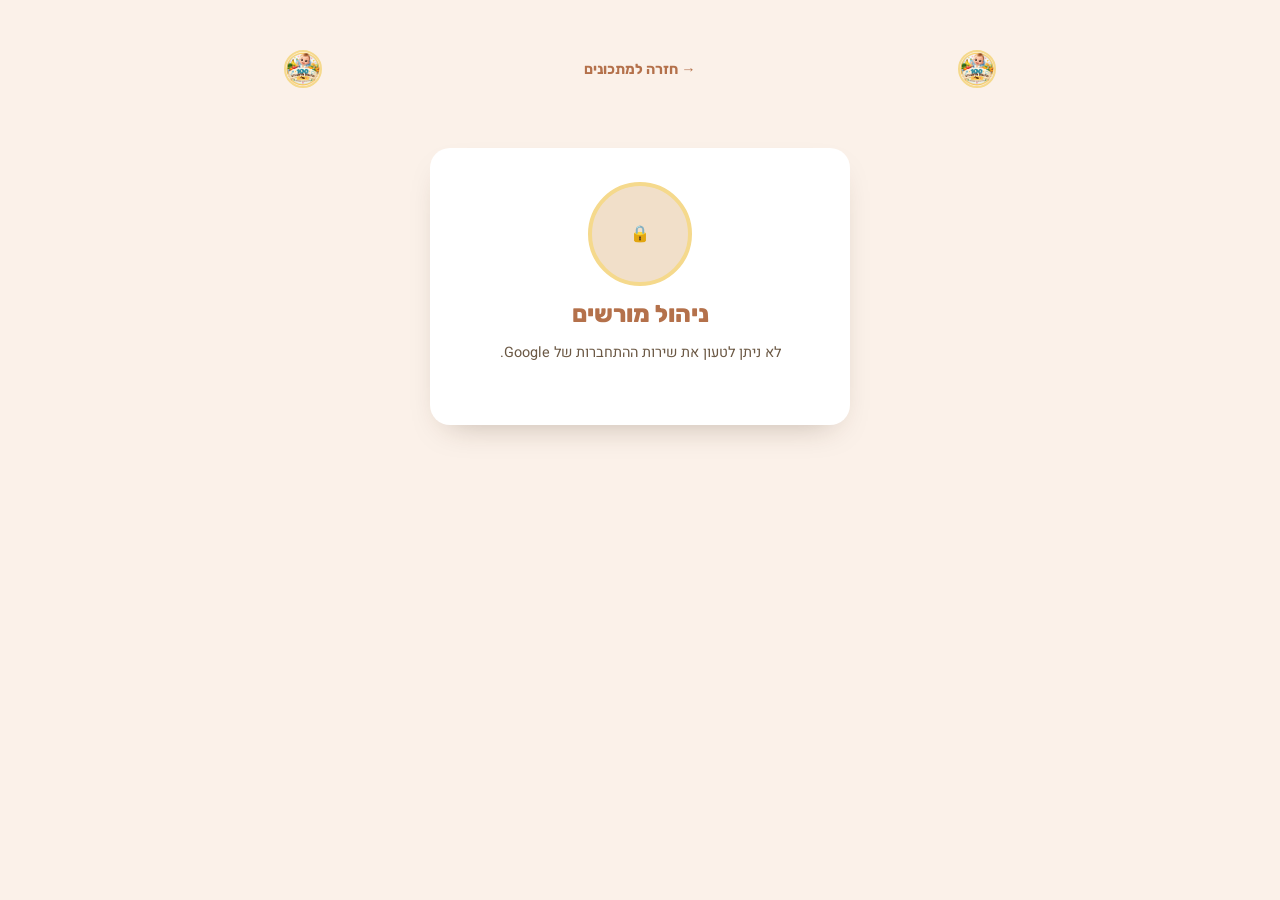
<file: admin.html>
<!DOCTYPE html>
<html lang="he" dir="rtl">
<head>
<meta charset="UTF-8">
<meta name="viewport" content="width=device-width, initial-scale=1.0">
<meta name="robots" content="noindex, nofollow, noarchive">
<title>ניהול מורשים | קיט מתכונים</title>
<link rel="icon" href="assets/icons/favicon.ico" sizes="any">
<link rel="icon" type="image/png" sizes="32x32" href="assets/icons/favicon-32x32.png">
<link rel="icon" type="image/png" sizes="16x16" href="assets/icons/favicon-16x16.png">
<link rel="apple-touch-icon" sizes="180x180" href="assets/icons/apple-touch-icon.png">
<link rel="icon" href="assets/icons/favicon.ico" sizes="any">
<link rel="icon" type="image/png" sizes="32x32" href="assets/icons/favicon-32x32.png">
<link rel="icon" type="image/png" sizes="16x16" href="assets/icons/favicon-16x16.png">
<link rel="apple-touch-icon" sizes="180x180" href="assets/icons/apple-touch-icon.png">
<link rel="stylesheet" href="style.css">
<style>
  .admin-wrap{max-width:760px;margin:0 auto;padding:50px 24px 90px;}
  .admin-title{color:var(--terracotta);font-size:1.8rem;margin-bottom:6px;}
  .admin-sub{color:var(--ink-soft);font-size:.92rem;margin-bottom:28px;}
  .admin-lock{
    background:#fff;border-radius:20px;padding:34px;box-shadow:var(--shadow);
    max-width:420px;margin:60px auto;text-align:center;
  }
  table.admin-table{width:100%;border-collapse:collapse;background:#fff;border-radius:16px;overflow:hidden;box-shadow:var(--shadow);}
  table.admin-table th{background:var(--band-mid);color:var(--terracotta-deep);font-family:'Rubik';font-weight:700;font-size:.82rem;padding:12px 14px;text-align:right;}
  table.admin-table td{padding:12px 14px;border-top:1px solid rgba(180,113,75,.1);font-size:.9rem;vertical-align:middle;}
  table.admin-table tr:hover td{background:rgba(180,113,75,.04);}
  .status-pill{font-family:'Rubik';font-weight:700;font-size:.75rem;padding:4px 12px;border-radius:999px;display:inline-block;}
  .status-pill.approved{background:rgba(126,154,114,.18);color:var(--sage-line);}
  .status-pill.pending{background:rgba(180,113,75,.14);color:var(--terracotta-deep);}
  .row-btn{
    font-family:'Rubik';font-weight:700;font-size:.8rem;padding:7px 16px;border-radius:999px;
    border:none;cursor:pointer;
  }
  .row-btn.approve{background:var(--sage);color:#fff;}
  .row-btn.revoke{background:#fff;color:#b1503b;border:1.5px solid #b1503b;}
  .admin-empty{text-align:center;color:var(--ink-soft);padding:40px;}
  .admin-refresh{margin-bottom:16px;}
.settings-card{background:#fff;border-radius:16px;padding:18px 20px;box-shadow:var(--shadow);margin-bottom:18px;}
.settings-title{font-family:'Rubik';font-weight:700;color:var(--terracotta-deep);font-size:.92rem;margin-bottom:10px;}
.settings-row{display:flex;align-items:center;gap:8px;font-size:.9rem;margin-bottom:6px;cursor:pointer;}
.settings-row input{width:17px;height:17px;cursor:pointer;}
.settings-status{font-size:.8rem;color:var(--sage-line);min-height:16px;margin-top:4px;}
  .admin-loading{text-align:center;color:var(--ink-soft);padding:40px;}
.back-link{display:inline-flex;align-items:center;gap:6px;color:var(--terracotta);text-decoration:none;font-family:'Rubik';font-weight:700;font-size:.9rem;}
.back-link:hover{text-decoration:underline;}
.admin-topbar{display:flex;align-items:center;justify-content:space-between;gap:16px;margin-bottom:18px;}
.topbar-logo{width:38px;height:38px;border-radius:50%;overflow:hidden;border:2px solid #F5D98C;flex-shrink:0;}
.topbar-logo img{width:100%;height:100%;object-fit:cover;display:block;}
</style>
</head>
<body>

<div class="admin-wrap">
<div class="admin-topbar">
<img class="topbar-logo" src="assets/icons/gate-logo.png" alt="100 המתכונים הראשונים שלי">
<a href="index.html" class="back-link">→ חזרה למתכונים</a>
<img class="topbar-logo" src="assets/icons/gate-logo.png" alt="100 המתכונים הראשונים שלי">
</div>
  <div id="lockScreen" class="admin-lock">
    <div class="gate-icon" style="margin:0 auto 14px;">🔒</div>
    <h2 style="color:var(--terracotta);margin-bottom:10px;">ניהול מורשים</h2>
    <p id="lockStatusText" style="color:var(--ink-soft);font-size:.9rem;margin-bottom:16px;">בודק הרשאות...</p>
    <div id="adminGoogleBtn" style="display:flex;justify-content:center;margin:10px 0;"></div>
    <div id="lockError" style="color:#b1503b;font-size:.85rem;margin-top:12px;"></div>
  </div>

  <div id="deniedScreen" class="admin-lock" style="display:none;">
    <div class="gate-icon" style="margin:0 auto 14px;">🚫</div>
    <h2 style="color:var(--terracotta);margin-bottom:10px;">אין לך גישה</h2>
    <p style="color:var(--ink-soft);font-size:.9rem;">עמוד זה מיועד לבעל האתר בלבד. נא לפנות למנהל.</p>
  </div>

  <div id="adminPanel" style="display:none;">
    <div style="display:flex;align-items:center;justify-content:space-between;gap:16px;margin-bottom:6px;">
      <h1 class="admin-title" style="margin-bottom:0;">ניהול מורשים</h1>
      <button class="btn btn-ghost" id="signOutBtn" style="white-space:nowrap;">התנתקות</button>
    </div>
    <p class="admin-sub">כל מי שביקש גישה לאתר המתכונים. אשרי או בטלי גישה בלחיצת כפתור.</p>
    <div class="settings-card" id="settingsCard">
      <div class="settings-title">קבלת התראה על בקשת גישה חדשה</div>
      <label class="settings-row">
        <input type="checkbox" id="notifyEmailCheckbox">
        <span>📧 מייל</span>
      </label>
      <label class="settings-row">
        <input type="checkbox" id="notifyTelegramCheckbox">
        <span>💬 טלגרם</span>
      </label>
      <div class="settings-status" id="settingsStatusMsg"></div>
    </div>
    <button class="btn btn-ghost admin-refresh" id="refreshBtn">↻ רענון רשימה</button>
    <div id="listContainer"></div>
  </div>
</div>

<script src="https://accounts.google.com/gsi/client"></script>
<script>
const APPS_SCRIPT_URL = 'https://script.google.com/macros/s/AKfycbwRKdxmQxOImJJUAWey53QJwUGAUhFlHcZa8APXSfD1asOZ_-73Kat_auoOrtgOW0ZAbw/exec';
const GOOGLE_CLIENT_ID = '843570895037-4hduefa8p8aacp7iehsrq203iekd895t.apps.googleusercontent.com';

// NEW: no sessionStorage/localStorage at all - the token only lives in memory
// for the duration of this page load, so nothing is "remembered" in the browser.
let currentIdToken = '';

const lockScreen = document.getElementById('lockScreen');
const deniedScreen = document.getElementById('deniedScreen');
const lockStatusText = document.getElementById('lockStatusText');
const adminPanel = document.getElementById('adminPanel');
const lockError = document.getElementById('lockError');
const listContainer = document.getElementById('listContainer');
const refreshBtn = document.getElementById('refreshBtn');
const notifyEmailCheckbox = document.getElementById('notifyEmailCheckbox');
const notifyTelegramCheckbox = document.getElementById('notifyTelegramCheckbox');
const settingsStatusMsg = document.getElementById('settingsStatusMsg');

function getIdToken(){ return currentIdToken; }

async function tryUnlock(idToken){
  lockError.textContent = '';
  lockStatusText.textContent = 'בודק הרשאות...';
  try{
    const res = await fetch(`${APPS_SCRIPT_URL}?action=list&idtoken=${encodeURIComponent(idToken)}`, {cache:'no-store'});
    const data = await res.json();
    if(data.error){
      // NEW: signed in, but not the owner - show the access-denied screen
      lockScreen.style.display = 'none';
      deniedScreen.style.display = 'block';
      return;
    }
    currentIdToken = idToken;
    lockScreen.style.display = 'none';
    deniedScreen.style.display = 'none';
    adminPanel.style.display = 'block';
    renderList(data);
    loadSettings();
  }catch(err){
    lockError.textContent = 'שגיאת חיבור, נסי שוב.';
  }
}

async function loadSettings(){
  const idToken = getIdToken();
  try{
    const res = await fetch(`${APPS_SCRIPT_URL}?action=getSettings&idtoken=${encodeURIComponent(idToken)}`, {cache:'no-store'});
    const data = await res.json();
    if(data.error) return;
    notifyEmailCheckbox.checked = !!data.email;
    notifyTelegramCheckbox.checked = !!data.telegram;
  }catch(err){}
}

async function saveSettings(){
  settingsStatusMsg.textContent = 'שומר...';
  const idToken = getIdToken();
  try{
    const res = await fetch(`${APPS_SCRIPT_URL}?action=setSettings&idtoken=${encodeURIComponent(idToken)}&email=${notifyEmailCheckbox.checked}&telegram=${notifyTelegramCheckbox.checked}`, {cache:'no-store'});
    const data = await res.json();
    if(data.error){
      settingsStatusMsg.textContent = 'שגיאה בשמירה.';
      return;
    }
    settingsStatusMsg.textContent = 'נשמר ✓';
    setTimeout(()=>{ settingsStatusMsg.textContent = ''; }, 1800);
  }catch(err){
    settingsStatusMsg.textContent = 'שגיאה בשמירה.';
  }
}

notifyEmailCheckbox.addEventListener('change', saveSettings);
notifyTelegramCheckbox.addEventListener('change', saveSettings);

function handleAdminGoogleSignIn(response){
  tryUnlock(response.credential);
}

if(window.google && google.accounts && google.accounts.id){
  google.accounts.id.initialize({
    client_id: GOOGLE_CLIENT_ID,
    callback: handleAdminGoogleSignIn,
    auto_select: true    // NEW: silently sign in with the browser's active Google session, no click needed
  });
  // NEW: always render a visible fallback button too, in case One Tap is
  // blocked or skipped (e.g. user dismissed it before, multiple accounts)
  google.accounts.id.renderButton(
    document.getElementById('adminGoogleBtn'),
    { theme: 'outline', size: 'large', text: 'signin_with', shape: 'pill', locale: 'iw' }
  );
  google.accounts.id.prompt((notification)=>{
    if(notification.isNotDisplayed() || notification.isSkippedMoment()){
      lockStatusText.textContent = 'התחבר עם חשבון ה-Google שלך כדי להמשיך.';
    }
  });
} else {
  lockStatusText.textContent = 'לא ניתן לטעון את שירות ההתחברות של Google.';
}

function renderList(rows){
  if(!rows.length){
    listContainer.innerHTML = '<div class="admin-empty">אין עדיין בקשות גישה 🙂</div>';
    return;
  }
  rows.sort((a,b)=> new Date(b.timestamp) - new Date(a.timestamp));
  listContainer.innerHTML = `
    <table class="admin-table">
      <thead><tr><th>שם</th><th>מייל</th><th>סטטוס</th><th>תאריך</th><th></th></tr></thead>
      <tbody>
        ${rows.map(r => `
          <tr data-row="${r.row}">
            <td>${r.name || '—'}</td>
            <td style="direction:ltr;text-align:right;">${r.email}</td>
            <td><span class="status-pill ${r.approved ? 'approved' : 'pending'}">${r.approved ? 'מאושר' : 'ממתין'}</span></td>
            <td>${new Date(r.timestamp).toLocaleDateString('he-IL')}</td>
            <td>
              ${r.approved
                ? `<button class="row-btn revoke" data-action="revoke" data-row="${r.row}">בטל גישה</button>`
                : `<button class="row-btn approve" data-action="approve" data-row="${r.row}">אשר גישה</button>`
              }
            </td>
          </tr>
        `).join('')}
      </tbody>
    </table>
  `;
  listContainer.querySelectorAll('button[data-action]').forEach(btn=>{
    btn.addEventListener('click', ()=> {
      if(btn.dataset.action === 'approve'){
        approveRow(btn.dataset.row);
      } else {
        revokeRow(btn.dataset.row);
      }
    });
  });
}

async function approveRow(row){
  const idToken = getIdToken();
  await fetch(`${APPS_SCRIPT_URL}?action=setApproval&idtoken=${encodeURIComponent(idToken)}&row=${row}&value=true`, {cache:'no-store'});
  loadList();
}

async function revokeRow(row){
  if(!confirm('לבטל גישה ולמחוק את הרשומה? לא ניתן לבטל פעולה זו.')) return;
  const idToken = getIdToken();
  await fetch(`${APPS_SCRIPT_URL}?action=revokeAccess&idtoken=${encodeURIComponent(idToken)}&row=${row}`, {cache:'no-store'});
  loadList();
}

async function loadList(){
  listContainer.innerHTML = '<div class="admin-loading">טוען...</div>';
  const idToken = getIdToken();
  try{
    const res = await fetch(`${APPS_SCRIPT_URL}?action=list&idtoken=${encodeURIComponent(idToken)}`, {cache:'no-store'});
    const data = await res.json();
    if(data.error){
      adminPanel.style.display = 'none';
      deniedScreen.style.display = 'block';
      return;
    }
    renderList(data);
  }catch(err){
    listContainer.innerHTML = '<div class="admin-empty">שגיאה בטעינה, נסי שוב.</div>';
  }
}

refreshBtn.addEventListener('click', loadList);

const signOutBtn = document.getElementById('signOutBtn');
signOutBtn.addEventListener('click', ()=>{
  currentIdToken = '';
  if(window.google && google.accounts && google.accounts.id){
    google.accounts.id.disableAutoSelect();  // stop silently re-signing in on next load
  }
  adminPanel.style.display = 'none';
  deniedScreen.style.display = 'none';
  lockScreen.style.display = 'block';
  lockStatusText.textContent = 'התחבר עם חשבון ה-Google שלך כדי להמשיך.';
  document.getElementById('adminGoogleBtn').innerHTML = '';
  if(window.google && google.accounts && google.accounts.id){
    google.accounts.id.renderButton(
      document.getElementById('adminGoogleBtn'),
      { theme: 'outline', size: 'large', text: 'signin_with', shape: 'pill', locale: 'iw' }
    );
  }
});
</script>
</body>
</html>
</file>
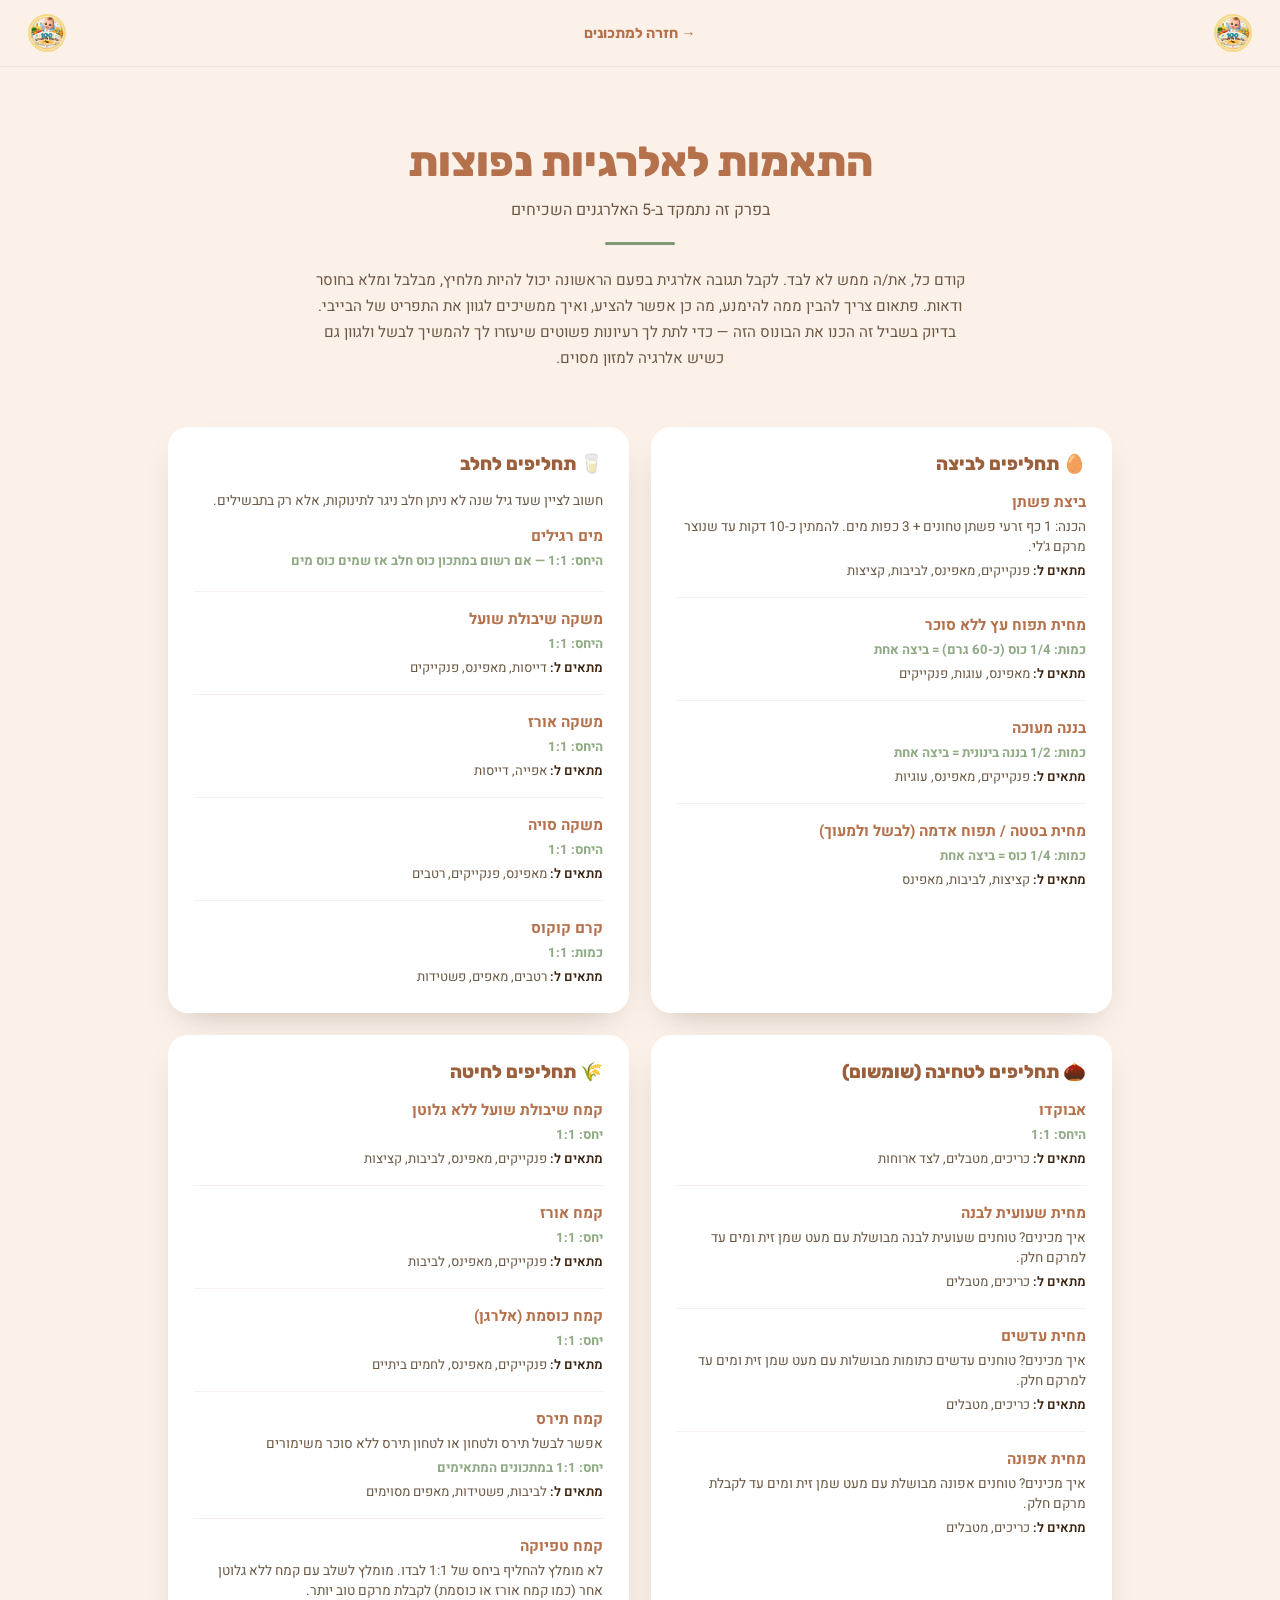
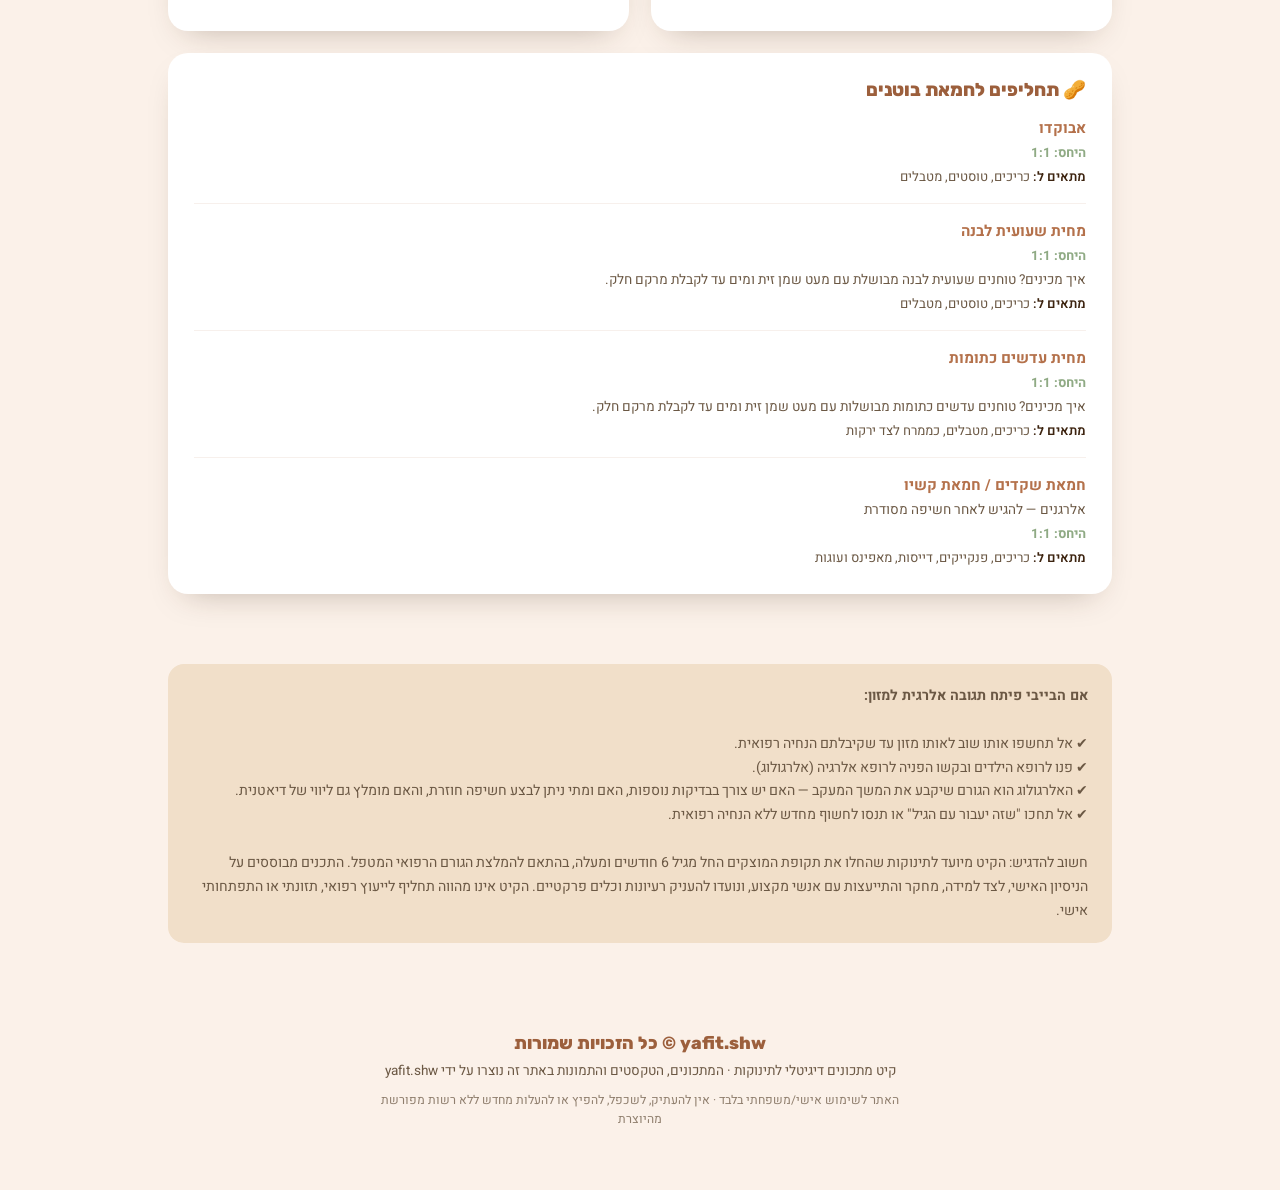
<file: allergies.html>
<!DOCTYPE html>
<html lang="he" dir="rtl">
<head>
<meta charset="UTF-8">
<meta name="viewport" content="width=device-width, initial-scale=1.0">
<title>התאמות לאלרגיות נפוצות | 100 המתכונים הראשונים שלי</title>
<link rel="icon" href="assets/icons/favicon.ico" sizes="any">
<link rel="stylesheet" href="style.css">
<link rel="manifest" href="manifest.json">
<meta name="theme-color" content="#B4714B">
<style>
.back-link{display:inline-flex;align-items:center;gap:6px;color:var(--terracotta);text-decoration:none;font-family:'Rubik';font-weight:700;font-size:.9rem;}
.back-link:hover{text-decoration:underline;}
.subpage-topbar{padding:14px 28px;border-bottom:1px solid rgba(180,113,75,.12);display:flex;align-items:center;justify-content:space-between;gap:16px;}
.topbar-logo{width:38px;height:38px;border-radius:50%;overflow:hidden;border:2px solid #F5D98C;flex-shrink:0;}
.topbar-logo img{width:100%;height:100%;object-fit:cover;display:block;}
.allergy-intro{max-width:720px;margin:0 auto;padding:0 28px 10px;text-align:center;color:var(--ink-soft);font-size:.95rem;line-height:1.7;}
.allergy-grid{display:grid;grid-template-columns:1fr 1fr;gap:22px;max-width:1000px;margin:0 auto;padding:20px 28px 70px;}
@media (max-width:760px){.allergy-grid{grid-template-columns:1fr;}}
.allergy-card{background:#fff;border-radius:20px;padding:26px;box-shadow:var(--shadow);}
.allergy-card h3{font-family:'Rubik';color:var(--terracotta-deep);font-size:1.15rem;margin-bottom:16px;}
.sub-item{margin-bottom:16px;padding-bottom:16px;border-bottom:1px solid rgba(180,113,75,.1);}
.sub-item:last-child{border-bottom:none;margin-bottom:0;padding-bottom:0;}
.sub-item strong{display:block;color:var(--terracotta);font-size:.95rem;margin-bottom:4px;}
.sub-item .ratio{font-size:.82rem;color:var(--sage-line);font-weight:700;margin-bottom:4px;}
.sub-item .how{font-size:.85rem;color:var(--ink-soft);margin-bottom:4px;}
.sub-item .fits{font-size:.82rem;color:var(--ink-soft);}
.sub-item .fits b{color:var(--ink);font-weight:600;}
.note-callout{max-width:1000px;margin:0 auto;padding:0 28px 40px;}
.note-callout .box{background:var(--band-mid);border-radius:16px;padding:20px 24px;font-size:.88rem;color:var(--ink-soft);line-height:1.7;}
</style>
</head>
<body>
<div class="subpage-topbar">
<img class="topbar-logo" src="assets/icons/gate-logo.png" alt="100 המתכונים הראשונים שלי">
<a href="index.html" class="back-link">→ חזרה למתכונים</a>
<img class="topbar-logo" src="assets/icons/gate-logo.png" alt="100 המתכונים הראשונים שלי">
</div>

<section style="padding-bottom:10px;">
<div class="section-head">
<h2>התאמות לאלרגיות נפוצות</h2>
<p>בפרק זה נתמקד ב-5 האלרגנים השכיחים</p>
<div class="rule"></div>
</div>
<div class="allergy-intro">
<p>קודם כל, את/ה ממש לא לבד. לקבל תגובה אלרגית בפעם הראשונה יכול להיות מלחיץ, מבלבל ומלא בחוסר ודאות. פתאום צריך להבין ממה להימנע, מה כן אפשר להציע, ואיך ממשיכים לגוון את התפריט של הבייבי. בדיוק בשביל זה הכנו את הבונוס הזה — כדי לתת לך רעיונות פשוטים שיעזרו לך להמשיך לבשל ולגוון גם כשיש אלרגיה למזון מסוים.</p>
</div>
</section>

<div class="allergy-grid">

<div class="allergy-card">
<h3>🥚 תחליפים לביצה</h3>
<div class="sub-item">
<strong>ביצת פשתן</strong>
<div class="how">הכנה: 1 כף זרעי פשתן טחונים + 3 כפות מים. להמתין כ-10 דקות עד שנוצר מרקם ג'לי.</div>
<div class="fits"><b>מתאים ל:</b> פנקייקים, מאפינס, לביבות, קציצות</div>
</div>
<div class="sub-item">
<strong>מחית תפוח עץ ללא סוכר</strong>
<div class="ratio">כמות: 1/4 כוס (כ-60 גרם) = ביצה אחת</div>
<div class="fits"><b>מתאים ל:</b> מאפינס, עוגות, פנקייקים</div>
</div>
<div class="sub-item">
<strong>בננה מעוכה</strong>
<div class="ratio">כמות: 1/2 בננה בינונית = ביצה אחת</div>
<div class="fits"><b>מתאים ל:</b> פנקייקים, מאפינס, עוגיות</div>
</div>
<div class="sub-item">
<strong>מחית בטטה / תפוח אדמה (לבשל ולמעוך)</strong>
<div class="ratio">כמות: 1/4 כוס = ביצה אחת</div>
<div class="fits"><b>מתאים ל:</b> קציצות, לביבות, מאפינס</div>
</div>
</div>

<div class="allergy-card">
<h3>🥛 תחליפים לחלב</h3>
<p style="font-size:.85rem;color:var(--ink-soft);margin-bottom:14px;">חשוב לציין שעד גיל שנה לא ניתן חלב ניגר לתינוקות, אלא רק בתבשילים.</p>
<div class="sub-item">
<strong>מים רגילים</strong>
<div class="ratio">היחס: 1:1 — אם רשום במתכון כוס חלב אז שמים כוס מים</div>
</div>
<div class="sub-item">
<strong>משקה שיבולת שועל</strong>
<div class="ratio">היחס: 1:1</div>
<div class="fits"><b>מתאים ל:</b> דייסות, מאפינס, פנקייקים</div>
</div>
<div class="sub-item">
<strong>משקה אורז</strong>
<div class="ratio">היחס: 1:1</div>
<div class="fits"><b>מתאים ל:</b> אפייה, דייסות</div>
</div>
<div class="sub-item">
<strong>משקה סויה</strong>
<div class="ratio">היחס: 1:1</div>
<div class="fits"><b>מתאים ל:</b> מאפינס, פנקייקים, רטבים</div>
</div>
<div class="sub-item">
<strong>קרם קוקוס</strong>
<div class="ratio">כמות: 1:1</div>
<div class="fits"><b>מתאים ל:</b> רטבים, מאפים, פשטידות</div>
</div>
</div>

<div class="allergy-card">
<h3>🌰 תחליפים לטחינה (שומשום)</h3>
<div class="sub-item">
<strong>אבוקדו</strong>
<div class="ratio">היחס: 1:1</div>
<div class="fits"><b>מתאים ל:</b> כריכים, מטבלים, לצד ארוחות</div>
</div>
<div class="sub-item">
<strong>מחית שעועית לבנה</strong>
<div class="how">איך מכינים? טוחנים שעועית לבנה מבושלת עם מעט שמן זית ומים עד למרקם חלק.</div>
<div class="fits"><b>מתאים ל:</b> כריכים, מטבלים</div>
</div>
<div class="sub-item">
<strong>מחית עדשים</strong>
<div class="how">איך מכינים? טוחנים עדשים כתומות מבושלות עם מעט שמן זית ומים עד למרקם חלק.</div>
<div class="fits"><b>מתאים ל:</b> כריכים, מטבלים</div>
</div>
<div class="sub-item">
<strong>מחית אפונה</strong>
<div class="how">איך מכינים? טוחנים אפונה מבושלת עם מעט שמן זית ומים עד לקבלת מרקם חלק.</div>
<div class="fits"><b>מתאים ל:</b> כריכים, מטבלים</div>
</div>
</div>

<div class="allergy-card">
<h3>🌾 תחליפים לחיטה</h3>
<div class="sub-item">
<strong>קמח שיבולת שועל ללא גלוטן</strong>
<div class="ratio">יחס: 1:1</div>
<div class="fits"><b>מתאים ל:</b> פנקייקים, מאפינס, לביבות, קציצות</div>
</div>
<div class="sub-item">
<strong>קמח אורז</strong>
<div class="ratio">יחס: 1:1</div>
<div class="fits"><b>מתאים ל:</b> פנקייקים, מאפינס, לביבות</div>
</div>
<div class="sub-item">
<strong>קמח כוסמת (אלרגן)</strong>
<div class="ratio">יחס: 1:1</div>
<div class="fits"><b>מתאים ל:</b> פנקייקים, מאפינס, לחמים ביתיים</div>
</div>
<div class="sub-item">
<strong>קמח תירס</strong>
<div class="how">אפשר לבשל תירס ולטחון או לטחון תירס ללא סוכר משימורים</div>
<div class="ratio">יחס: 1:1 במתכונים המתאימים</div>
<div class="fits"><b>מתאים ל:</b> לביבות, פשטידות, מאפים מסוימים</div>
</div>
<div class="sub-item">
<strong>קמח טפיוקה</strong>
<div class="how">לא מומלץ להחליף ביחס של 1:1 לבדו. מומלץ לשלב עם קמח ללא גלוטן אחר (כמו קמח אורז או כוסמת) לקבלת מרקם טוב יותר.</div>
</div>
</div>

<div class="allergy-card" style="grid-column:1 / -1;">
<h3>🥜 תחליפים לחמאת בוטנים</h3>
<div class="sub-item">
<strong>אבוקדו</strong>
<div class="ratio">היחס: 1:1</div>
<div class="fits"><b>מתאים ל:</b> כריכים, טוסטים, מטבלים</div>
</div>
<div class="sub-item">
<strong>מחית שעועית לבנה</strong>
<div class="ratio">היחס: 1:1</div>
<div class="how">איך מכינים? טוחנים שעועית לבנה מבושלת עם מעט שמן זית ומים עד לקבלת מרקם חלק.</div>
<div class="fits"><b>מתאים ל:</b> כריכים, טוסטים, מטבלים</div>
</div>
<div class="sub-item">
<strong>מחית עדשים כתומות</strong>
<div class="ratio">היחס: 1:1</div>
<div class="how">איך מכינים? טוחנים עדשים כתומות מבושלות עם מעט שמן זית ומים עד לקבלת מרקם חלק.</div>
<div class="fits"><b>מתאים ל:</b> כריכים, מטבלים, כממרח לצד ירקות</div>
</div>
<div class="sub-item">
<strong>חמאת שקדים / חמאת קשיו</strong>
<div class="how">אלרגנים — להגיש לאחר חשיפה מסודרת</div>
<div class="ratio">היחס: 1:1</div>
<div class="fits"><b>מתאים ל:</b> כריכים, פנקייקים, דייסות, מאפינס ועוגות</div>
</div>
</div>

</div>

<div class="note-callout">
<div class="box">
<strong>אם הבייבי פיתח תגובה אלרגית למזון:</strong><br><br>
✔ אל תחשפו אותו שוב לאותו מזון עד שקיבלתם הנחיה רפואית.<br>
✔ פנו לרופא הילדים ובקשו הפניה לרופא אלרגיה (אלרגולוג).<br>
✔ האלרגולוג הוא הגורם שיקבע את המשך המעקב — האם יש צורך בבדיקות נוספות, האם ומתי ניתן לבצע חשיפה חוזרת, והאם מומלץ גם ליווי של דיאטנית.<br>
✔ אל תחכו "שזה יעבור עם הגיל" או תנסו לחשוף מחדש ללא הנחיה רפואית.<br><br>
חשוב להדגיש: הקיט מיועד לתינוקות שהחלו את תקופת המוצקים החל מגיל 6 חודשים ומעלה, בהתאם להמלצת הגורם הרפואי המטפל. התכנים מבוססים על הניסיון האישי, לצד למידה, מחקר והתייעצות עם אנשי מקצוע, ונועדו להעניק רעיונות וכלים פרקטיים. הקיט אינו מהווה תחליף לייעוץ רפואי, תזונתי או התפתחותי אישי.
</div>
</div>

<footer>
<div class="fbrand">yafit.shw © כל הזכויות שמורות</div>
<div>קיט מתכונים דיגיטלי לתינוקות · המתכונים, הטקסטים והתמונות באתר זה נוצרו על ידי yafit.shw</div>
<div class="fnote">האתר לשימוש אישי/משפחתי בלבד · אין להעתיק, לשכפל, להפיץ או להעלות מחדש ללא רשות מפורשת מהיוצרת</div>
</footer>
</body>
</html>
</file>
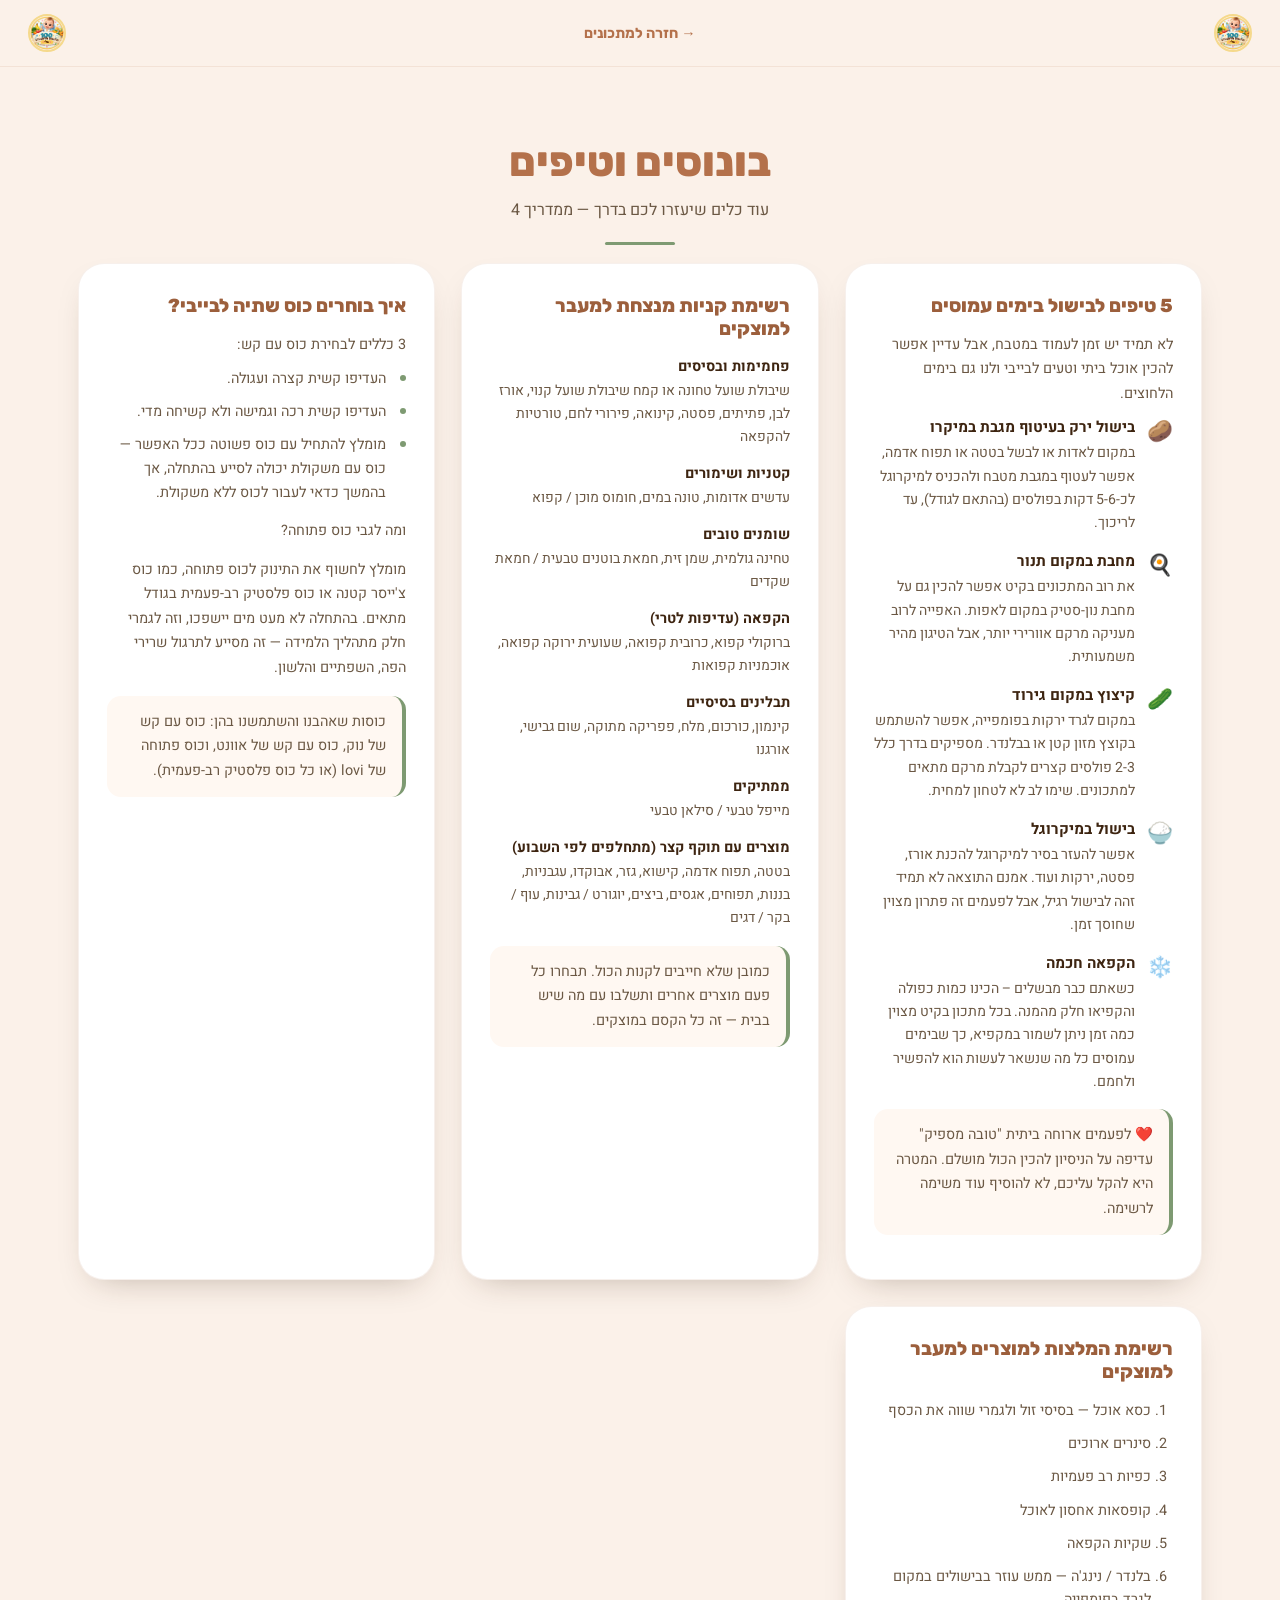
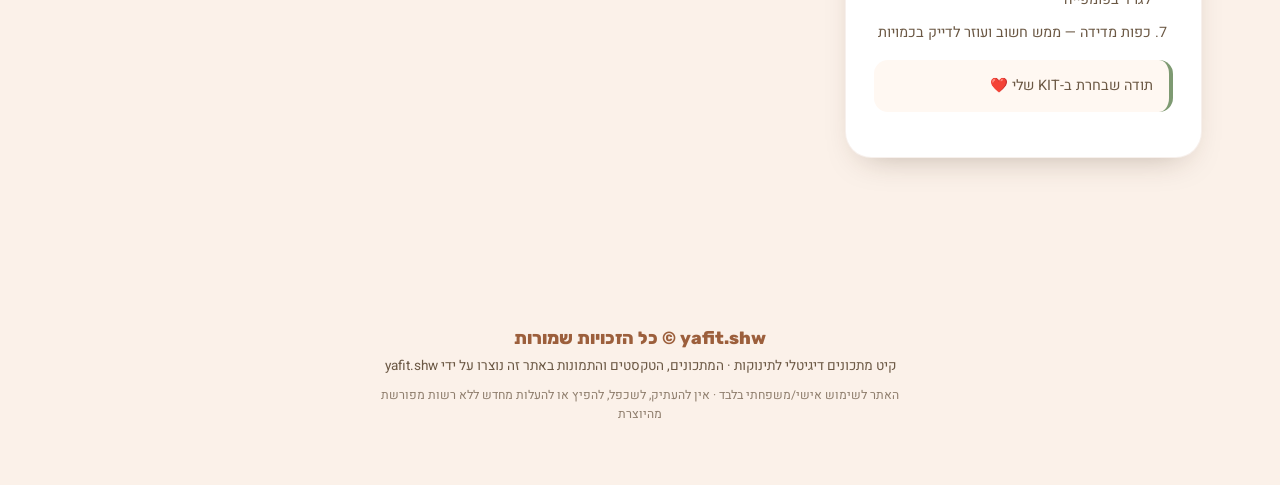
<file: bonuses.html>
<!DOCTYPE html>
<html lang="he" dir="rtl">
<head>
<meta charset="UTF-8">
<meta name="viewport" content="width=device-width, initial-scale=1.0">
<title>בונוסים וטיפים | 100 המתכונים הראשונים שלי</title>
<link rel="icon" href="assets/icons/favicon.ico" sizes="any">
<link rel="stylesheet" href="style.css">
<link rel="manifest" href="manifest.json">
<meta name="theme-color" content="#B4714B">
<style>
.back-link{display:inline-flex;align-items:center;gap:6px;color:var(--terracotta);text-decoration:none;font-family:'Rubik';font-weight:700;font-size:.9rem;}
.back-link:hover{text-decoration:underline;}
.subpage-topbar{padding:14px 28px;border-bottom:1px solid rgba(180,113,75,.12);display:flex;align-items:center;justify-content:space-between;gap:16px;}
.topbar-logo{width:38px;height:38px;border-radius:50%;overflow:hidden;border:2px solid #F5D98C;flex-shrink:0;}
.topbar-logo img{width:100%;height:100%;object-fit:cover;display:block;}
</style>
</head>
<body>
<div class="subpage-topbar">
<img class="topbar-logo" src="assets/icons/gate-logo.png" alt="100 המתכונים הראשונים שלי">
<a href="index.html" class="back-link">→ חזרה למתכונים</a>
<img class="topbar-logo" src="assets/icons/gate-logo.png" alt="100 המתכונים הראשונים שלי">
</div>
<section id="bonuses" style="padding-bottom:60px;">
<div class="section-head">
<h2>בונוסים וטיפים</h2>
<p>עוד כלים שיעזרו לכם בדרך — ממדריך 4</p>
<div class="rule"></div>
</div>
<div class="wrap bonus-grid">
<div class="bonus-card">
<h3>5 טיפים לבישול בימים עמוסים</h3>
<p class="bonus-intro">לא תמיד יש זמן לעמוד במטבח, אבל עדיין אפשר להכין אוכל ביתי וטעים לבייבי ולנו גם בימים הלחוצים.</p>
<ul class="tip-list">
<li><span class="tip-emoji">🥔</span><div><strong>בישול ירק בעיטוף מגבת במיקרו</strong><p>במקום לאדות או לבשל בטטה או תפוח אדמה, אפשר לעטוף במגבת מטבח ולהכניס למיקרוגל לכ-5-6 דקות בפולסים (בהתאם לגודל), עד לריכוך.</p></div></li>
<li><span class="tip-emoji">🍳</span><div><strong>מחבת במקום תנור</strong><p>את רוב המתכונים בקיט אפשר להכין גם על מחבת נון-סטיק במקום לאפות. האפייה לרוב מעניקה מרקם אוורירי יותר, אבל הטיגון מהיר משמעותית.</p></div></li>
<li><span class="tip-emoji">🥒</span><div><strong>קיצוץ במקום גירוד</strong><p>במקום לגרד ירקות בפומפייה, אפשר להשתמש בקוצץ מזון קטן או בבלנדר. מספיקים בדרך כלל 2-3 פולסים קצרים לקבלת מרקם מתאים למתכונים. שימו לב לא לטחון למחית.</p></div></li>
<li><span class="tip-emoji">🍚</span><div><strong>בישול במיקרוגל</strong><p>אפשר להעזר בסיר למיקרוגל להכנת אורז, פסטה, ירקות ועוד. אמנם התוצאה לא תמיד זהה לבישול רגיל, אבל לפעמים זה פתרון מצוין שחוסך זמן.</p></div></li>
<li><span class="tip-emoji">❄️</span><div><strong>הקפאה חכמה</strong><p>כשאתם כבר מבשלים – הכינו כמות כפולה והקפיאו חלק מהמנה. בכל מתכון בקיט מצוין כמה זמן ניתן לשמור במקפיא, כך שבימים עמוסים כל מה שנשאר לעשות הוא להפשיר ולחמם.</p></div></li>
</ul>
<p class="bonus-outro">❤️ לפעמים ארוחה ביתית "טובה מספיק" עדיפה על הניסיון להכין הכול מושלם. המטרה היא להקל עליכם, לא להוסיף עוד משימה לרשימה.</p>
</div>
<div class="bonus-card">
<h3>רשימת קניות מנצחת למעבר למוצקים</h3>
<div class="shop-cat"><strong>פחמימות ובסיסים</strong>
<p>שיבולת שועל טחונה או קמח שיבולת שועל קנוי, אורז לבן, פתיתים, פסטה, קינואה, פירורי לחם, טורטיות להקפאה</p></div>
<div class="shop-cat"><strong>קטניות ושימורים</strong>
<p>עדשים אדומות, טונה במים, חומוס מוכן / קפוא</p></div>
<div class="shop-cat"><strong>שומנים טובים</strong>
<p>טחינה גולמית, שמן זית, חמאת בוטנים טבעית / חמאת שקדים</p></div>
<div class="shop-cat"><strong>הקפאה (עדיפות לטרי)</strong>
<p>ברוקולי קפוא, כרובית קפואה, שעועית ירוקה קפואה, אוכמניות קפואות</p></div>
<div class="shop-cat"><strong>תבלינים בסיסיים</strong>
<p>קינמון, כורכום, מלח, פפריקה מתוקה, שום גבישי, אורגנו</p></div>
<div class="shop-cat"><strong>ממתיקים</strong>
<p>מייפל טבעי / סילאן טבעי</p></div>
<div class="shop-cat"><strong>מוצרים עם תוקף קצר (מתחלפים לפי השבוע)</strong>
<p>בטטה, תפוח אדמה, קישוא, גזר, אבוקדו, עגבניות, בננות, תפוחים, אגסים, ביצים, יוגורט / גבינות, עוף / בקר / דגים</p></div>
<p class="bonus-outro">כמובן שלא חייבים לקנות הכול. תבחרו כל פעם מוצרים אחרים ותשלבו עם מה שיש בבית — זה כל הקסם במוצקים.</p>
</div>
<div class="bonus-card">
<h3>איך בוחרים כוס שתיה לבייבי?</h3>
<p class="bonus-intro">3 כללים לבחירת כוס עם קש:</p>
<ul class="simple-list">
<li>העדיפו קשית קצרה ועגולה.</li>
<li>העדיפו קשית רכה וגמישה ולא קשיחה מדי.</li>
<li>מומלץ להתחיל עם כוס פשוטה ככל האפשר — כוס עם משקולת יכולה לסייע בהתחלה, אך בהמשך כדאי לעבור לכוס ללא משקולת.</li>
</ul>
<p class="bonus-intro">ומה לגבי כוס פתוחה?</p>
<p>מומלץ לחשוף את התינוק לכוס פתוחה, כמו כוס צ'ייסר קטנה או כוס פלסטיק רב-פעמית בגודל מתאים. בהתחלה לא מעט מים יישפכו, וזה לגמרי חלק מתהליך הלמידה — זה מסייע לתרגול שרירי הפה, השפתיים והלשון.</p>
<p class="bonus-outro">כוסות שאהבנו והשתמשנו בהן: כוס עם קש של נוק, כוס עם קש של אוונט, וכוס פתוחה של lovi (או כל כוס פלסטיק רב-פעמית).</p>
</div>
<div class="bonus-card">
<h3>רשימת המלצות למוצרים למעבר למוצקים</h3>
<ol class="numbered-list">
<li>כסא אוכל — בסיסי זול ולגמרי שווה את הכסף</li>
<li>סינרים ארוכים</li>
<li>כפיות רב פעמיות</li>
<li>קופסאות אחסון לאוכל</li>
<li>שקיות הקפאה</li>
<li>בלנדר / נינג'ה — ממש עוזר בבישולים במקום לגרד בפומפייה</li>
<li>כפות מדידה — ממש חשוב ועוזר לדייק בכמויות</li>
</ol>
<p class="bonus-outro">תודה שבחרת ב-KIT שלי ❤️</p>
</div>
</div>
</section>
<footer>
<div class="fbrand">yafit.shw © כל הזכויות שמורות</div>
<div>קיט מתכונים דיגיטלי לתינוקות · המתכונים, הטקסטים והתמונות באתר זה נוצרו על ידי yafit.shw</div>
<div class="fnote">האתר לשימוש אישי/משפחתי בלבד · אין להעתיק, לשכפל, להפיץ או להעלות מחדש ללא רשות מפורשת מהיוצרת</div>
</footer>
</body>
</html>
</file>
<file: style.css>
@import url('https://fonts.googleapis.com/css2?family=Rubik:wght@400;500;600;700;800;900&family=Heebo:wght@300;400;500;600;700&display=swap');

:root{
  --cream: #FBF1E9;
  --cream-2: #FFF8F2;
  --band-dark: #E7C6AC;
  --band-mid: #F1DFC9;
  --terracotta: #B4714B;
  --terracotta-deep: #9C5F3C;
  --sage: #7E9A72;
  --sage-banner: #C3DEB9;
  --sage-line: #8FAA84;
  --ink: #3D2410;
  --ink-soft: #6B5844;
  --card-radius: 26px;
  --shadow: 0 14px 34px -18px rgba(61,36,16,.35);
}

*{box-sizing:border-box;}
html{scroll-behavior:smooth;}
body{
  margin:0;
  background:var(--cream);
  color:var(--ink);
  font-family:'Heebo',sans-serif;
  direction:rtl;
  -webkit-font-smoothing:antialiased;
}
h1,h2,h3,.display{
  font-family:'Rubik',sans-serif;
  font-weight:800;
  margin:0;
}
a{color:inherit;}
button{font-family:inherit;cursor:pointer;}
img{max-width:100%;display:block;}
.wrap{max-width:1180px;margin:0 auto;padding:0 28px;}

/* ---------- decorative waves ---------- */
.wave-divider{width:100%;display:block;line-height:0;}
.wave-divider svg{width:100%;height:auto;display:block;}

/* ---------- top nav ---------- */
.topbar{
  position:sticky;top:0;z-index:50;
  background:rgba(251,241,233,.9);
  backdrop-filter:blur(8px);
  border-bottom:1px solid rgba(180,113,75,.15);
}
.topbar-inner{
  max-width:1180px;margin:0 auto;padding:14px 28px;
  display:flex;align-items:center;justify-content:space-between;gap:16px;
}
.topbar-logo{width:38px;height:38px;border-radius:50%;overflow:hidden;border:2px solid #F5D98C;flex-shrink:0;}
.topbar-logo img{width:100%;height:100%;object-fit:cover;display:block;}
.brand{font-family:'Rubik',sans-serif;font-weight:800;font-size:1.15rem;color:var(--terracotta-deep);display:flex;align-items:center;gap:10px;}
.brand span.dot{width:9px;height:9px;border-radius:50%;background:var(--sage);display:inline-block;}
.nav-search{
  flex:1;max-width:340px;position:relative;
}
.nav-search input{
  width:100%;padding:10px 40px 10px 16px;border-radius:999px;border:1.5px solid rgba(180,113,75,.25);
  background:#fff;font-family:'Heebo';font-size:.92rem;color:var(--ink);outline:none;
  transition:border-color .2s;
}
.nav-search input:focus{border-color:var(--terracotta);}
.nav-search svg{position:absolute;right:14px;top:50%;transform:translateY(-50%);width:16px;height:16px;opacity:.5;}
.logout-btn{
  width:38px;height:38px;border-radius:50%;border:1.5px solid rgba(180,113,75,.25);
  background:#fff;color:var(--terracotta-deep);display:flex;align-items:center;justify-content:center;
  flex-shrink:0;transition:background .15s;
}
.logout-btn:hover{background:var(--band-mid);}
.logout-btn svg{width:17px;height:17px;}
.admin-nav-btn{
  display:flex;align-items:center;gap:6px;flex-shrink:0;
  background:var(--terracotta);color:#fff;font-family:'Rubik';font-weight:700;font-size:.85rem;
  padding:9px 16px;border-radius:999px;text-decoration:none;transition:transform .15s;
}
.admin-nav-btn:hover{transform:translateY(-1px);}
.admin-nav-btn svg{width:15px;height:15px;}

/* ---------- hero ---------- */
.hero{
  position:relative;
  background:linear-gradient(180deg,var(--band-dark) 0, var(--band-dark) 64px, var(--cream) 64px);
  overflow:hidden;
}
.hero-badge-band{
  background:var(--band-mid);
  padding:36px 28px 44px;
  text-align:center;
  overflow:visible;
}
.hero-badge-inner{max-width:820px;margin:0 auto;}
.hero-waves{position:relative;height:150px;margin-top:-2px;}
.hero-inner{
  max-width:820px;margin:0 auto;padding:30px 28px 70px;text-align:center;
}
.hero .eyebrow{
  font-family:'Rubik';font-weight:700;font-size:.8rem;letter-spacing:.14em;
  color:var(--sage-line); text-transform:uppercase; margin-bottom:18px;
  display:inline-flex;align-items:center;gap:10px;
}
.hero .eyebrow::before,.hero .eyebrow::after{content:'';width:26px;height:1.5px;background:var(--sage-line);display:inline-block;}
.hero h1{
  font-size:clamp(2.6rem,6vw,4.6rem);color:var(--terracotta);line-height:1.05;
  margin-bottom:6px;text-align:center;
}
.hero h1 small{display:block;font-size:.4em;color:var(--sage);font-weight:700;margin-top:14px;text-align:center;width:100%;}
.hero-title-row{display:flex;align-items:center;justify-content:center;gap:clamp(10px,3vw,26px);min-height:clamp(160px,20vw,220px);}
.hero-side-logo{
  width:clamp(160px,20vw,220px);height:clamp(160px,20vw,220px);border-radius:50%;
  border:6px solid #F5D98C;object-fit:cover;flex-shrink:0;
}
.hero p.lead{
  font-size:1.08rem;color:var(--ink-soft);max-width:560px;margin:26px auto 0;line-height:1.85;
}
.hero .cta-row{margin-top:38px;display:flex;gap:14px;justify-content:center;flex-wrap:wrap;}
.btn{
  display:inline-flex;align-items:center;gap:8px;
  padding:14px 30px;border-radius:999px;border:none;
  font-family:'Rubik';font-weight:700;font-size:.98rem;
  transition:transform .15s, box-shadow .15s;
}
.btn:hover{transform:translateY(-2px);}
.btn-primary{background:var(--terracotta);color:#fff;box-shadow:0 12px 24px -10px rgba(180,113,75,.55);}
.btn-ghost{background:#fff;color:var(--terracotta-deep);border:1.5px solid rgba(180,113,75,.3);}

.badge-row{margin-top:34px;display:flex;justify-content:center;gap:10px;flex-wrap:wrap;}
.badge{
  background:#fff; border:1px solid rgba(126,154,114,.35); color:var(--sage-line);
  font-family:'Rubik';font-weight:600;font-size:.82rem;padding:7px 16px;border-radius:999px;
}

/* ---------- intro / notes section ---------- */
.notes{padding:10px 0 90px;}
.notes .wrap{display:grid;grid-template-columns:1fr 1fr;gap:26px;}
@media (max-width:820px){.notes .wrap{grid-template-columns:1fr;}}
.note-card{
  background:#fff;border-radius:var(--card-radius);padding:32px 30px;box-shadow:var(--shadow);
  border:1px solid rgba(180,113,75,.1);
}
.note-card h3{color:var(--terracotta-deep);font-size:1.25rem;margin-bottom:16px;display:flex;align-items:center;gap:10px;}
.note-card h3 svg{width:22px;height:22px;flex-shrink:0;}
.note-card ul{margin:0;padding:0;list-style:none;display:flex;flex-direction:column;gap:11px;}
.note-card li{position:relative;padding-right:22px;color:var(--ink-soft);line-height:1.75;font-size:.95rem;}
.note-card li::before{content:'';position:absolute;right:0;top:9px;width:7px;height:7px;border-radius:50%;background:var(--sage);}
.note-card p{color:var(--ink-soft);line-height:1.8;font-size:.95rem;}

/* ---------- section heading ---------- */
.section-head{text-align:center;padding:70px 0 8px;}
.section-head h2{font-size:clamp(1.9rem,3.6vw,2.6rem);color:var(--terracotta);}
.section-head p{color:var(--ink-soft);margin-top:12px;font-size:1rem;}
.section-head .rule{width:70px;height:3px;background:var(--sage);margin:20px auto 0;border-radius:3px;}

/* ---------- filter chips ---------- */
.filters{display:flex;gap:10px;justify-content:center;flex-wrap:wrap;padding:26px 28px 10px;}
.chip{
  background:#fff;border:1.5px solid rgba(180,113,75,.25);color:var(--ink-soft);
  font-family:'Rubik';font-weight:600;font-size:.85rem;padding:8px 18px;border-radius:999px;
  transition:all .15s;
}
.chip.active,.chip:hover{background:var(--terracotta);color:#fff;border-color:var(--terracotta);}

/* ---------- recipe grid ---------- */
.grid{
  max-width:1180px;margin:0 auto;padding:30px 28px 100px;
  display:grid;grid-template-columns:repeat(auto-fill,minmax(250px,1fr));gap:26px;
}
.card{
  background:#fff;border-radius:var(--card-radius);overflow:hidden;box-shadow:var(--shadow);
  border:1px solid rgba(180,113,75,.08);
  transition:transform .2s, box-shadow .2s;text-align:right;
}
.card:hover{transform:translateY(-5px);box-shadow:0 20px 40px -16px rgba(61,36,16,.42);}
.card .thumb{width:100%;aspect-ratio:4/3;overflow:hidden;position:relative;}
.card .thumb img{width:100%;height:100%;object-fit:cover;}
.card .age-pill{
  position:absolute;top:12px;left:12px;background:rgba(255,255,255,.92);
  font-family:'Rubik';font-weight:700;font-size:.72rem;color:var(--terracotta-deep);
  padding:5px 11px;border-radius:999px;
}
.card .guide-pill{
  position:absolute;top:12px;right:12px;background:rgba(126,154,114,.92);
  font-family:'Rubik';font-weight:700;font-size:.7rem;color:#fff;
  padding:5px 11px;border-radius:999px;
}
.credit-tag{
  position:absolute;bottom:10px;right:12px;
  background:rgba(0,0,0,.42);color:#fff;font-family:'Rubik';font-weight:600;
  font-size:.68rem;padding:3px 9px;border-radius:999px;letter-spacing:.02em;
  pointer-events:none;direction:ltr;unicode-bidi:embed;
}
.detail-credit{bottom:16px;right:16px;font-size:.75rem;padding:5px 12px;}

/* ---------- favorites ---------- */
.fav-btn{
  position:absolute;top:12px;left:50%;transform:translateX(-50%);
  width:32px;height:32px;border-radius:50%;background:rgba(255,255,255,.92);border:none;
  display:flex;align-items:center;justify-content:center;color:var(--terracotta);
  transition:transform .15s;
}
.fav-btn:hover{transform:translateX(-50%) scale(1.08);}
.fav-btn svg{width:16px;height:16px;}
.fav-btn.active{color:#d6503a;}
.detail-fav{position:absolute;top:16px;left:16px;transform:none;width:38px;height:38px;}
.detail-fav svg{width:18px;height:18px;}
.detail-fav:hover{transform:scale(1.08);}
.fav-chip{display:inline-flex;align-items:center;gap:6px;}
.fav-chip svg{width:14px;height:14px;}
.fav-chip.active{background:#d6503a;border-color:#d6503a;color:#fff;}

/* ---------- recently viewed ---------- */
.recent-head{font-family:'Rubik';font-weight:700;font-size:.9rem;color:var(--terracotta-deep);margin:0 0 12px;padding:0 4px;}
.recent-strip{display:flex;gap:14px;overflow-x:auto;padding:2px 4px 14px;scrollbar-width:thin;}
.recent-card{
  flex:0 0 auto;width:120px;cursor:pointer;border-radius:16px;overflow:hidden;
  background:#fff;box-shadow:0 8px 18px -12px rgba(61,36,16,.3);border:1px solid rgba(180,113,75,.08);
  transition:transform .15s;
}
.recent-card:hover{transform:translateY(-3px);}
.recent-card img{width:100%;height:80px;object-fit:cover;}
.recent-title{display:block;font-size:.72rem;color:var(--ink-soft);padding:8px 9px;line-height:1.4;}
.filters.guide-filters{padding-top:6px;padding-bottom:16px;}
.filters.guide-filters .chip{background:var(--cream-2);}

/* ---------- guide tabs ---------- */
.tabs-bar{
  display:flex;justify-content:center;gap:4px;flex-wrap:wrap;
  padding:24px 28px 0;border-bottom:2px solid rgba(180,113,75,.14);
  max-width:900px;margin:0 auto;
}
.tab-btn{
  background:none;border:none;padding:12px 22px;font-family:'Rubik';font-weight:700;
  font-size:.92rem;color:var(--ink-soft);position:relative;cursor:pointer;
  border-bottom:3px solid transparent;margin-bottom:-2px;transition:color .15s;
}
.tab-btn:hover{color:var(--terracotta-deep);}
.tab-btn.active{color:var(--terracotta);border-bottom-color:var(--terracotta);}
.card .body{padding:18px 20px 22px;}
.card h3{font-size:1.08rem;color:var(--ink);line-height:1.4;min-height:2.6em;}
.card .meta{display:flex;gap:14px;margin-top:14px;flex-wrap:wrap;}
.card .meta span{display:flex;align-items:center;gap:5px;font-size:.78rem;color:var(--ink-soft);font-family:'Rubik';font-weight:500;}
.card .meta svg{width:15px;height:15px;color:var(--sage-line);flex-shrink:0;}

.empty-state{text-align:center;padding:60px 28px;color:var(--ink-soft);display:none;}

/* ---------- recipe detail overlay ---------- */
.overlay{
  position:fixed;inset:0;background:rgba(61,36,16,.45);backdrop-filter:blur(3px);
  z-index:100;display:none;align-items:flex-start;justify-content:center;
  overflow-y:auto;padding:36px 18px;
}
.overlay.open{display:flex;}
.detail{
  background:var(--cream-2);max-width:960px;width:100%;border-radius:30px;overflow:hidden;
  box-shadow:0 30px 70px -20px rgba(0,0,0,.5);position:relative;
  animation:pop .25s ease;
}
@keyframes pop{from{opacity:0;transform:translateY(14px) scale(.98);}to{opacity:1;transform:none;}}
.detail-close{
  position:absolute;top:18px;left:18px;z-index:5;
  width:38px;height:38px;border-radius:50%;background:#fff;border:none;
  display:flex;align-items:center;justify-content:center;box-shadow:0 6px 16px rgba(0,0,0,.18);
}
.detail-grid{display:grid;grid-template-columns:1fr 1fr;}
@media (max-width:760px){.detail-grid{grid-template-columns:1fr;}}
.detail-photo{position:relative;min-height:320px;}
.detail-photo img{width:100%;height:100%;object-fit:cover;position:absolute;inset:0;}
.detail-content{padding:34px 34px 40px;}
.detail-title-banner{
  background:var(--sage-banner);border-radius:20px;padding:18px 22px 14px;margin-bottom:26px;
}
.detail-title-banner h2{color:var(--ink);font-size:1.5rem;margin-bottom:14px;}
.meta-row{display:grid;grid-template-columns:repeat(auto-fit,minmax(70px,1fr));gap:6px;text-align:center;}
.meta-row .m{display:flex;flex-direction:column;align-items:center;gap:5px;}
.meta-row svg{width:22px;height:22px;color:var(--terracotta-deep);}
.meta-row .m-label{font-size:.68rem;color:var(--ink-soft);font-family:'Rubik';font-weight:600;}
.meta-row .m-val{font-size:.82rem;font-family:'Rubik';font-weight:700;color:var(--ink);}

.gate-overlay{background:rgba(61,36,16,.72);backdrop-filter:blur(6px);}
.gate-card{max-width:560px;}
.gate-inner{padding:44px 38px 40px;text-align:center;}
.gate-icon{
  width:104px;height:104px;border-radius:50%;background:var(--band-mid);
  display:flex;align-items:center;justify-content:center;margin:0 auto 18px;
  overflow:hidden;border:4px solid #F5D98C;
}
.gate-icon img{width:100%;height:100%;object-fit:cover;}
.gate-inner h2{color:var(--terracotta);font-size:1.5rem;margin-bottom:18px;}
.gate-text{color:var(--ink-soft);font-size:.92rem;line-height:1.8;margin-bottom:16px;}
.gate-text a{color:var(--terracotta-deep);font-weight:600;}
.gate-btn{margin-top:10px;width:100%;justify-content:center;}
body.gate-locked{overflow:hidden;}
.gate-form{display:flex;flex-direction:column;gap:12px;margin-top:18px;}
.gate-form input{
  padding:12px 16px;border-radius:12px;border:1.5px solid rgba(180,113,75,.28);
  font-family:'Heebo';font-size:.95rem;color:var(--ink);outline:none;background:#fff;
  text-align:right;
}
.gate-form input:focus{border-color:var(--terracotta);}
.gate-status{margin-top:14px;font-size:.85rem;color:var(--ink-soft);min-height:1.2em;}
.gate-status.pending{color:var(--sage-line);}
.gate-status.denied{color:#b1503b;}
.gate-agree-row{
  display:flex;align-items:flex-start;gap:10px;text-align:right;
  margin-top:18px;padding:14px;background:var(--band-mid);
  border-radius:12px;cursor:pointer;
}
.gate-agree-row input[type="checkbox"]{
  margin-top:3px;width:18px;height:18px;flex-shrink:0;accent-color:var(--terracotta);cursor:pointer;
}
.gate-agree-row span{font-size:.9rem;line-height:1.5;color:var(--ink);}

.detail-content h3.block-title{
  color:var(--terracotta-deep);font-size:1.12rem;margin-bottom:12px;padding-bottom:8px;
  border-bottom:2.5px solid var(--sage);display:inline-block;
}
.block{margin-bottom:26px;}
.detail-content ul.ingredients{list-style:none;margin:0;padding:0;display:flex;flex-direction:column;gap:9px;}
.detail-content ul.ingredients li{position:relative;padding-right:20px;color:var(--ink-soft);font-size:.95rem;line-height:1.6;}
.detail-content ul.ingredients li::before{content:'';position:absolute;right:0;top:8px;width:6px;height:6px;border-radius:50%;background:var(--sage);}
.detail-content ol.steps{margin:0;padding:0;list-style:none;counter-reset:step;display:flex;flex-direction:column;gap:14px;}
.detail-content ol.steps li{position:relative;padding-right:34px;color:var(--ink-soft);font-size:.95rem;line-height:1.7;counter-increment:step;}
.detail-content ol.steps li::before{
  content:counter(step);position:absolute;right:0;top:0;width:24px;height:24px;border-radius:50%;
  background:var(--terracotta);color:#fff;font-family:'Rubik';font-weight:700;font-size:.78rem;
  display:flex;align-items:center;justify-content:center;
}
.serving-tip{
  background:#fff;border-radius:16px;padding:16px 20px;font-size:.92rem;color:var(--ink-soft);
  border-right:4px solid var(--sage);line-height:1.7;
}

/* ---------- bonus content ---------- */
.bonus-grid{
  display:grid;grid-template-columns:repeat(auto-fit,minmax(340px,1fr));gap:26px;
  padding:10px 28px 60px;
}
.bonus-card{
  background:#fff;border-radius:var(--card-radius);padding:30px 28px;box-shadow:var(--shadow);
  border:1px solid rgba(180,113,75,.1);
}
.bonus-card h3{color:var(--terracotta-deep);font-size:1.18rem;margin-bottom:16px;}
.bonus-intro{color:var(--ink-soft);font-size:.92rem;line-height:1.7;margin-bottom:10px;}
.bonus-outro{
  margin-top:16px;background:var(--cream-2);border-radius:14px;padding:14px 16px;
  font-size:.88rem;color:var(--ink-soft);line-height:1.7;border-right:4px solid var(--sage);
}
.tip-list{list-style:none;margin:0;padding:0;display:flex;flex-direction:column;gap:16px;}
.tip-list li{display:flex;gap:12px;align-items:flex-start;}
.tip-emoji{font-size:1.3rem;flex-shrink:0;line-height:1.5;}
.tip-list strong{display:block;color:var(--ink);font-size:.95rem;margin-bottom:3px;}
.tip-list p{margin:0;color:var(--ink-soft);font-size:.88rem;line-height:1.65;}
.shop-cat{margin-bottom:14px;}
.shop-cat strong{display:block;color:var(--ink);font-size:.9rem;margin-bottom:3px;}
.shop-cat p{margin:0;color:var(--ink-soft);font-size:.87rem;line-height:1.65;}
.simple-list{list-style:none;margin:0 0 14px;padding:0;display:flex;flex-direction:column;gap:9px;}
.simple-list li{position:relative;padding-right:20px;color:var(--ink-soft);font-size:.9rem;line-height:1.65;}
.simple-list li::before{content:'';position:absolute;right:0;top:8px;width:6px;height:6px;border-radius:50%;background:var(--sage);}
.numbered-list{margin:0;padding-right:22px;display:flex;flex-direction:column;gap:10px;color:var(--ink-soft);font-size:.9rem;line-height:1.6;}
.bonus-card > p{color:var(--ink-soft);font-size:.9rem;line-height:1.7;}
.cutting-gallery{
  display:grid;grid-template-columns:repeat(auto-fill,minmax(220px,1fr));gap:20px;
  padding:24px 28px 50px;
}
.cutting-card{
  border-radius:20px;overflow:hidden;box-shadow:var(--shadow);cursor:pointer;
  border:1px solid rgba(180,113,75,.1);transition:transform .2s;
}
.cutting-card:hover{transform:translateY(-4px);}
.cutting-card img{width:100%;height:260px;object-fit:cover;object-position:top;display:block;}
.lightbox{
  position:fixed;inset:0;background:rgba(20,12,6,.86);z-index:200;
  display:none;align-items:center;justify-content:center;padding:30px;cursor:zoom-out;
}
.lightbox.open{display:flex;}
.lightbox img{max-width:100%;max-height:100%;border-radius:14px;box-shadow:0 20px 60px rgba(0,0,0,.5);}
footer{padding:50px 28px 60px;text-align:center;color:var(--ink-soft);font-size:.85rem;}
footer .fbrand{font-family:'Rubik';font-weight:800;color:var(--terracotta-deep);font-size:1.1rem;margin-bottom:8px;}
footer .fnote{margin-top:10px;font-size:.76rem;opacity:.75;max-width:520px;margin-inline:auto;line-height:1.6;}

@media (max-width:600px){
  .topbar-inner{flex-wrap:wrap;}
  .nav-search{order:3;max-width:100%;}
  .detail-content{padding:26px 22px 32px;}
  .meta-row{grid-template-columns:repeat(2,1fr);row-gap:14px;}
  .hero-title-row{flex-direction:column;}
  .hero-side-logo{width:165px;height:165px;}
  .hero-side-logo:last-of-type{display:none;}
}
</file>
